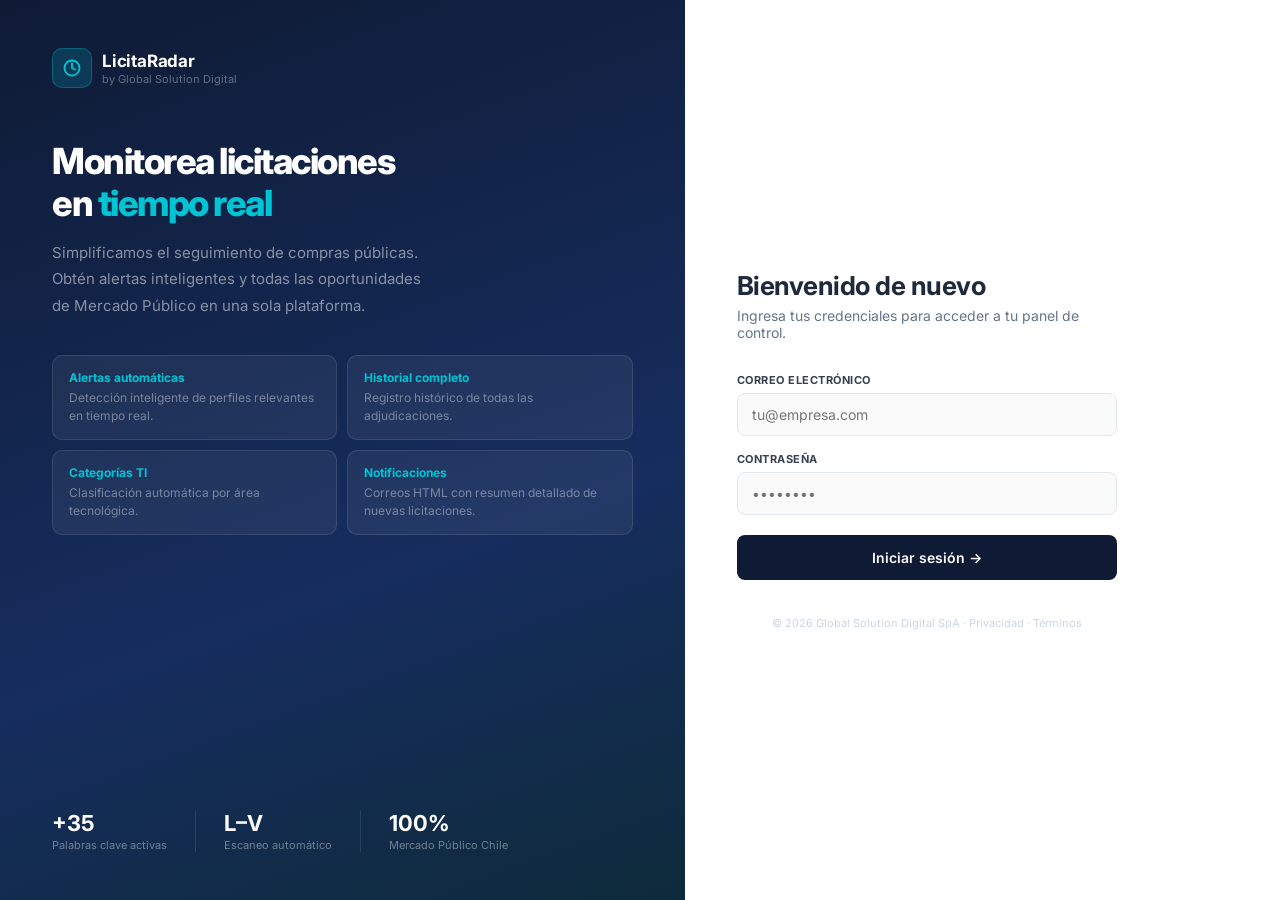
<file: index.html>
<!DOCTYPE html>
<html lang="es">
<head>
  <meta charset="UTF-8">
  <meta name="viewport" content="width=device-width, initial-scale=1.0">
  <title>LicitaRadar — Iniciar sesión</title>
  <link rel="stylesheet" href="/css/style.css">
</head>
<body>

<div class="login-layout">

  <!-- ── Left panel ── -->
  <div class="login-left">
    <div>
      <div class="login-brand">
        <div class="login-brand-icon">
          <svg viewBox="0 0 24 24"><circle cx="12" cy="12" r="10"/><polyline points="12 6 12 12 16 14"/></svg>
        </div>
        <div>
          <div class="login-brand-name">LicitaRadar</div>
          <div class="login-brand-sub">by Global Solution Digital</div>
        </div>
      </div>

      <h1 class="login-headline">
        Monitorea licitaciones<br>en <span>tiempo real</span>
      </h1>
      <p class="login-desc">
        Simplificamos el seguimiento de compras públicas. Obtén alertas inteligentes
        y todas las oportunidades de Mercado Público en una sola plataforma.
      </p>

      <div class="login-feats">
        <div class="login-feat">
          <div class="login-feat-title">Alertas automáticas</div>
          <div class="login-feat-desc">Detección inteligente de perfiles relevantes en tiempo real.</div>
        </div>
        <div class="login-feat">
          <div class="login-feat-title">Historial completo</div>
          <div class="login-feat-desc">Registro histórico de todas las adjudicaciones.</div>
        </div>
        <div class="login-feat">
          <div class="login-feat-title">Categorías TI</div>
          <div class="login-feat-desc">Clasificación automática por área tecnológica.</div>
        </div>
        <div class="login-feat">
          <div class="login-feat-title">Notificaciones</div>
          <div class="login-feat-desc">Correos HTML con resumen detallado de nuevas licitaciones.</div>
        </div>
      </div>
    </div>

    <div class="login-stats">
      <div class="login-stat">
        <div class="login-stat-val">+35</div>
        <div class="login-stat-lbl">Palabras clave activas</div>
      </div>
      <div class="login-stat-div"></div>
      <div class="login-stat">
        <div class="login-stat-val">L–V</div>
        <div class="login-stat-lbl">Escaneo automático</div>
      </div>
      <div class="login-stat-div"></div>
      <div class="login-stat">
        <div class="login-stat-val">100%</div>
        <div class="login-stat-lbl">Mercado Público Chile</div>
      </div>
    </div>
  </div>

  <!-- ── Right panel ── -->
  <div class="login-right">
    <div style="max-width:380px;width:100%;">
      <h2 class="form-heading">Bienvenido de nuevo</h2>
      <p class="form-sub">Ingresa tus credenciales para acceder a tu panel de control.</p>

      <div class="error-msg" id="error-msg">Correo o contraseña incorrectos.</div>

      <form id="login-form" autocomplete="on">
        <label class="form-label" for="email">Correo electrónico</label>
        <input class="form-input" type="email" id="email" name="email"
          placeholder="tu@empresa.com" autocomplete="email" required>

        <label class="form-label" for="password">Contraseña</label>
        <input class="form-input" type="password" id="password" name="password"
          placeholder="••••••••" autocomplete="current-password" required>

        <button class="btn-login" type="submit" id="btn-login">
          Iniciar sesión →
        </button>
      </form>

      <p class="form-footer">© 2026 Global Solution Digital SpA · Privacidad · Términos</p>
    </div>
  </div>

</div>

<script src="/js/app.js"></script>
<script>
  // Redirect if already logged in
  if (getSession()) window.location.href = '/dashboard.html';

  document.getElementById('login-form').addEventListener('submit', async e => {
    e.preventDefault();
    const btn    = document.getElementById('btn-login');
    const errEl  = document.getElementById('error-msg');
    const email  = document.getElementById('email').value.trim();
    const pwd    = document.getElementById('password').value;

    errEl.style.display = 'none';
    btn.disabled = true;
    btn.innerHTML = '<div class="spinner"></div> Verificando…';

    try {
      const r = await api.login({ email, password: pwd });
      if (r.ok) {
        setSession(r.user || email);
        window.location.href = '/dashboard.html';
      } else {
        errEl.textContent = r.error || 'Correo o contraseña incorrectos.';
        errEl.style.display = 'block';
      }
    } catch (err) {
      errEl.textContent = 'Error de conexión. Intenta de nuevo.';
      errEl.style.display = 'block';
    } finally {
      btn.disabled = false;
      btn.innerHTML = 'Iniciar sesión →';
    }
  });
</script>
</body>
</html>
</file>
<file: css/style.css>
/* =====================================================
   LicitaRadar — Global Solution Digital SpA
   Main Stylesheet
   ===================================================== */

@import url('https://fonts.googleapis.com/css2?family=Inter:wght@400;500;600;700;800&display=swap');

/* ── Variables ── */
:root {
  --navy:      #0F1B35;
  --navy-mid:  #162d5e;
  --teal:      #00C4D4;
  --bg:        #F1F5F9;
  --white:     #ffffff;
  --text:      #1E293B;
  --text-mid:  #374151;
  --muted:     #64748B;
  --border:    #E2E8F0;
  --shadow:    0 1px 4px rgba(0,0,0,.06);
  --shadow-md: 0 4px 20px rgba(0,0,0,.08);
  --sidebar-w: 224px;
  --topbar-h:  56px;
  --r:         12px;
  --r-sm:      8px;
}

*, *::before, *::after { box-sizing: border-box; margin: 0; padding: 0; }

body {
  font-family: 'Inter', -apple-system, BlinkMacSystemFont, sans-serif;
  font-size: 14px;
  color: var(--text);
  background: var(--bg);
  -webkit-font-smoothing: antialiased;
}

a { text-decoration: none; color: inherit; }

/* ════════════════════════════════════════
   APP LAYOUT
   ════════════════════════════════════════ */
.app {
  display: flex;
  min-height: 100vh;
}

/* ── Sidebar ── */
.sidebar {
  width: var(--sidebar-w);
  background: var(--navy);
  display: flex;
  flex-direction: column;
  position: fixed;
  top: 0; left: 0; bottom: 0;
  z-index: 100;
}

.sidebar-brand {
  display: flex;
  align-items: center;
  gap: 10px;
  padding: 20px 18px 16px;
  border-bottom: 1px solid rgba(255,255,255,.07);
}

.brand-icon {
  width: 36px; height: 36px;
  background: rgba(0,196,212,.18);
  border: 1px solid rgba(0,196,212,.3);
  border-radius: 9px;
  display: flex; align-items: center; justify-content: center;
  flex-shrink: 0;
}

.brand-icon svg { width: 18px; height: 18px; stroke: var(--teal); fill: none; stroke-width: 2.5; stroke-linecap: round; stroke-linejoin: round; }

.brand-name { font-size: 15px; font-weight: 700; color: #fff; letter-spacing: -.2px; }
.brand-sub  { font-size: 10px; color: rgba(255,255,255,.35); margin-top: 1px; }

/* ── Nav ── */
.nav-section { padding: 16px 10px; flex: 1; }

.nav-label {
  font-size: 10px; font-weight: 600;
  color: rgba(255,255,255,.25);
  text-transform: uppercase; letter-spacing: .8px;
  padding: 0 8px; margin: 8px 0 4px;
}

.nav-link {
  display: flex; align-items: center; gap: 9px;
  padding: 9px 10px;
  border-radius: var(--r-sm);
  color: rgba(255,255,255,.5);
  font-size: 13px; font-weight: 500;
  transition: background .15s, color .15s;
  cursor: pointer; margin-bottom: 2px;
}

.nav-link svg { width: 16px; height: 16px; stroke: currentColor; fill: none; stroke-width: 2; stroke-linecap: round; stroke-linejoin: round; flex-shrink: 0; }
.nav-link:hover { background: rgba(255,255,255,.07); color: rgba(255,255,255,.9); }
.nav-link.active { background: rgba(0,196,212,.13); color: #fff; }
.nav-link.active svg { stroke: var(--teal); }

/* ── Sidebar Bottom ── */
.sidebar-bottom {
  padding: 12px 10px 14px;
  border-top: 1px solid rgba(255,255,255,.07);
}

.status-row {
  display: flex; align-items: center; gap: 7px;
  font-size: 12px; color: rgba(255,255,255,.4);
  padding: 0 8px; margin-bottom: 10px;
}

.status-dot {
  width: 7px; height: 7px;
  background: #22c55e; border-radius: 50%;
  box-shadow: 0 0 6px #22c55e;
  flex-shrink: 0;
}

.btn-scan {
  width: 100%;
  background: transparent;
  border: 1.5px solid var(--teal);
  color: var(--teal);
  border-radius: var(--r-sm);
  padding: 9px 12px;
  font-size: 13px; font-weight: 600;
  cursor: pointer;
  display: flex; align-items: center; justify-content: center; gap: 6px;
  transition: background .15s, color .15s;
  margin-bottom: 12px;
  font-family: inherit;
}

.btn-scan:hover:not(:disabled) { background: var(--teal); color: var(--navy); }
.btn-scan:disabled { opacity: .45; cursor: not-allowed; }
.btn-scan svg { width: 14px; height: 14px; stroke: currentColor; fill: none; stroke-width: 2.5; stroke-linecap: round; stroke-linejoin: round; }

.sidebar-user {
  display: flex; align-items: center; gap: 8px;
  padding: 6px 8px;
}

.user-avatar {
  width: 28px; height: 28px;
  background: rgba(0,196,212,.2);
  border-radius: 50%;
  display: flex; align-items: center; justify-content: center;
  font-size: 11px; font-weight: 700; color: var(--teal);
  flex-shrink: 0;
}

.user-email {
  font-size: 11px; color: rgba(255,255,255,.4);
  flex: 1; overflow: hidden; text-overflow: ellipsis; white-space: nowrap;
}

.btn-logout {
  background: none; border: none;
  color: rgba(255,255,255,.25); cursor: pointer;
  font-size: 11px; padding: 2px 4px;
  transition: color .15s; font-family: inherit;
}
.btn-logout:hover { color: rgba(255,255,255,.7); }

/* ── Main ── */
.main {
  margin-left: var(--sidebar-w);
  flex: 1;
  display: flex;
  flex-direction: column;
  min-height: 100vh;
}

/* ── Topbar ── */
.topbar {
  height: var(--topbar-h);
  background: var(--white);
  border-bottom: 1px solid var(--border);
  display: flex; align-items: center;
  padding: 0 28px; gap: 10px;
  position: sticky; top: 0; z-index: 50;
}

.pill {
  display: inline-flex; align-items: center; gap: 5px;
  padding: 4px 11px;
  border-radius: 20px;
  font-size: 12px; font-weight: 500;
}

.pill-ok  { background: #f0fdf4; color: #16a34a; border: 1px solid #bbf7d0; }
.pill-err { background: #fef2f2; color: #dc2626; border: 1px solid #fecaca; }

.pill-dot { width: 6px; height: 6px; border-radius: 50%; background: currentColor; }

.topbar-right { margin-left: auto; font-size: 12px; color: var(--muted); }

/* ── Content ── */
.content { flex: 1; padding: 28px 32px; }

/* ── Page Header ── */
.page-header {
  display: flex; align-items: flex-start;
  justify-content: space-between;
  margin-bottom: 24px;
}

.page-title { font-size: 22px; font-weight: 700; color: var(--text); letter-spacing: -.3px; }
.page-sub   { font-size: 13px; color: var(--muted); margin-top: 3px; }

/* ════════════════════════════════════════
   STAT CARDS
   ════════════════════════════════════════ */
.stats-grid {
  display: grid;
  grid-template-columns: repeat(4, 1fr);
  gap: 16px;
  margin-bottom: 24px;
}

.stat-card {
  background: var(--white);
  border-radius: var(--r);
  padding: 20px 22px;
  box-shadow: var(--shadow);
  display: flex; align-items: flex-start; gap: 14px;
}

.stat-icon {
  width: 40px; height: 40px;
  border-radius: 10px;
  display: flex; align-items: center; justify-content: center;
  flex-shrink: 0;
}

.stat-icon svg { width: 20px; height: 20px; stroke: currentColor; fill: none; stroke-width: 2; stroke-linecap: round; stroke-linejoin: round; }
.stat-icon.teal  { background: rgba(0,196,212,.12);  color: var(--teal); }
.stat-icon.blue  { background: rgba(59,130,246,.1);  color: #3b82f6; }
.stat-icon.green { background: rgba(34,197,94,.1);   color: #22c55e; }
.stat-icon.amber { background: rgba(245,158,11,.1);  color: #f59e0b; }

.stat-value { font-size: 28px; font-weight: 700; color: var(--text); letter-spacing: -1px; line-height: 1; }
.stat-label { font-size: 12px; color: var(--muted); margin-top: 4px; }

/* ════════════════════════════════════════
   CARD
   ════════════════════════════════════════ */
.card {
  background: var(--white);
  border-radius: var(--r);
  box-shadow: var(--shadow);
  overflow: hidden;
}

.card-header {
  padding: 18px 22px 14px;
  border-bottom: 1px solid var(--border);
  display: flex; align-items: center; justify-content: space-between;
}

.card-title { font-size: 14px; font-weight: 600; color: var(--text); }
.card-body  { padding: 20px 22px; }

/* ════════════════════════════════════════
   BUTTONS
   ════════════════════════════════════════ */
.btn {
  display: inline-flex; align-items: center; gap: 6px;
  padding: 8px 16px;
  border-radius: var(--r-sm);
  font-size: 13px; font-weight: 600;
  cursor: pointer; border: none;
  font-family: inherit;
  transition: all .15s;
  white-space: nowrap;
}

.btn svg { width: 14px; height: 14px; stroke: currentColor; fill: none; stroke-width: 2.5; stroke-linecap: round; stroke-linejoin: round; }

.btn-primary { background: var(--navy); color: #fff; }
.btn-primary:hover { background: var(--navy-mid); }

.btn-outline { background: transparent; border: 1.5px solid var(--border); color: var(--text-mid); }
.btn-outline:hover { border-color: var(--muted); background: var(--bg); }

.btn-teal { background: var(--teal); color: var(--navy); }
.btn-teal:hover { background: #00b0be; }

/* ════════════════════════════════════════
   TABLE
   ════════════════════════════════════════ */
.table-wrap { overflow-x: auto; }

table.tbl { width: 100%; border-collapse: collapse; font-size: 13px; }

table.tbl thead th {
  padding: 10px 14px;
  font-size: 11px; font-weight: 600;
  color: var(--muted); text-transform: uppercase; letter-spacing: .4px;
  border-bottom: 2px solid var(--border);
  text-align: left; white-space: nowrap; background: #fafbfc;
}

table.tbl tbody td {
  padding: 12px 14px;
  border-bottom: 1px solid var(--border);
  color: var(--text); vertical-align: middle;
}

table.tbl tbody tr:last-child td { border-bottom: none; }
table.tbl tbody tr:hover td { background: #fafbfd; }

.tbl-name {
  font-weight: 600; color: var(--navy);
  display: block; max-width: 340px;
  overflow: hidden; text-overflow: ellipsis; white-space: nowrap;
}
.tbl-name:hover { color: var(--teal); }

.tbl-org { color: var(--muted); font-size: 12px; }

/* ════════════════════════════════════════
   BADGES
   ════════════════════════════════════════ */
.badge {
  display: inline-flex; align-items: center;
  padding: 3px 9px;
  border-radius: 20px;
  font-size: 11px; font-weight: 600;
  letter-spacing: .2px; white-space: nowrap;
}

.badge-pub  { background: #f0fdf4; color: #16a34a; border: 1px solid #bbf7d0; }
.badge-cer  { background: #fef2f2; color: #dc2626; border: 1px solid #fecaca; }
.badge-eval { background: #fffbeb; color: #d97706; border: 1px solid #fde68a; }
.badge-adj  { background: #eff6ff; color: #2563eb; border: 1px solid #bfdbfe; }
.badge-def  { background: #f8fafc; color: #64748b; border: 1px solid var(--border); }

/* ════════════════════════════════════════
   PAGINATION
   ════════════════════════════════════════ */
.pagination {
  display: flex; align-items: center; gap: 5px;
  padding: 14px 22px;
  border-top: 1px solid var(--border);
}

.page-info { font-size: 12px; color: var(--muted); margin-right: auto; }

.pg-btn {
  min-width: 32px; height: 32px;
  padding: 0 8px;
  border-radius: 6px;
  border: 1px solid var(--border);
  background: var(--white); cursor: pointer;
  display: flex; align-items: center; justify-content: center;
  font-size: 13px; color: var(--text-mid);
  font-family: inherit; transition: all .15s;
}

.pg-btn:hover:not(:disabled) { border-color: var(--navy); color: var(--navy); }
.pg-btn.active { background: var(--navy); color: #fff; border-color: var(--navy); }
.pg-btn:disabled { opacity: .4; cursor: not-allowed; }

/* ════════════════════════════════════════
   FILTER BAR
   ════════════════════════════════════════ */
.filter-bar {
  display: flex; align-items: center; gap: 10px;
  margin-bottom: 20px; flex-wrap: wrap;
}

.search-wrap { position: relative; flex: 1; min-width: 200px; max-width: 380px; }

.search-icon {
  position: absolute; left: 10px; top: 50%; transform: translateY(-50%);
  width: 15px; height: 15px;
  stroke: var(--muted); fill: none;
  stroke-width: 2; stroke-linecap: round; stroke-linejoin: round;
  pointer-events: none;
}

input.search-input {
  width: 100%;
  padding: 8px 12px 8px 34px;
  border: 1.5px solid var(--border);
  border-radius: var(--r-sm);
  font-size: 13px; color: var(--text);
  background: var(--white); font-family: inherit;
  transition: border-color .15s; outline: none;
}
input.search-input:focus { border-color: var(--navy); }
input.search-input::placeholder { color: #b0bec5; }

select.filter-select {
  padding: 8px 12px;
  border: 1.5px solid var(--border);
  border-radius: var(--r-sm);
  font-size: 13px; color: var(--text);
  background: var(--white); font-family: inherit;
  cursor: pointer; outline: none; transition: border-color .15s;
}
select.filter-select:focus { border-color: var(--navy); }

/* ════════════════════════════════════════
   CATEGORY CARDS
   ════════════════════════════════════════ */
.cat-grid { display: grid; grid-template-columns: repeat(2, 1fr); gap: 16px; margin-bottom: 24px; }

.cat-card { background: var(--white); border-radius: var(--r); padding: 20px 22px; box-shadow: var(--shadow); }

.cat-card-header { display: flex; align-items: flex-start; justify-content: space-between; margin-bottom: 10px; }

.cat-name  { font-size: 14px; font-weight: 600; color: var(--text); }
.cat-count { font-size: 26px; font-weight: 700; color: var(--navy); letter-spacing: -1px; }

.cat-bar { height: 4px; background: var(--bg); border-radius: 4px; margin: 10px 0 12px; overflow: hidden; }
.cat-bar-fill { height: 100%; background: linear-gradient(90deg, var(--teal), #3b82f6); border-radius: 4px; transition: width .5s ease; }

.cat-keywords { display: flex; flex-wrap: wrap; gap: 5px; }
.kw-tag {
  display: inline-flex; padding: 3px 9px;
  background: var(--bg); border: 1px solid var(--border);
  border-radius: 20px; font-size: 11px; color: var(--muted);
}

/* ════════════════════════════════════════
   ALERTS
   ════════════════════════════════════════ */
.alert {
  border-radius: var(--r-sm);
  padding: 12px 16px;
  font-size: 13px; margin-bottom: 16px;
  display: flex; align-items: flex-start; gap: 10px;
}

.alert svg { width: 16px; height: 16px; flex-shrink: 0; margin-top: 1px; stroke: currentColor; fill: none; stroke-width: 2.5; stroke-linecap: round; stroke-linejoin: round; }

.alert-ok   { background: #f0fdf4; color: #15803d; border: 1px solid #bbf7d0; }
.alert-err  { background: #fef2f2; color: #dc2626; border: 1px solid #fecaca; }
.alert-info { background: #eff6ff; color: #1d4ed8; border: 1px solid #bfdbfe; }

/* ════════════════════════════════════════
   EMPTY STATE
   ════════════════════════════════════════ */
.empty { text-align: center; padding: 60px 20px; color: var(--muted); }
.empty-icon  { font-size: 36px; margin-bottom: 12px; }
.empty-title { font-size: 15px; font-weight: 600; color: var(--text); margin-bottom: 4px; }
.empty-sub   { font-size: 13px; }

/* ════════════════════════════════════════
   SPINNER
   ════════════════════════════════════════ */
.spinner {
  width: 18px; height: 18px;
  border: 2px solid var(--border);
  border-top-color: var(--navy);
  border-radius: 50%;
  animation: spin .65s linear infinite;
  display: inline-block; flex-shrink: 0;
}
@keyframes spin { to { transform: rotate(360deg); } }

/* ════════════════════════════════════════
   LOGIN
   ════════════════════════════════════════ */
.login-layout {
  display: grid;
  grid-template-columns: 1.15fr 1fr;
  min-height: 100vh;
}

.login-left {
  background: linear-gradient(160deg, #0F1B35 0%, #162d5e 62%, #0e2a3a 100%);
  padding: 48px 52px;
  display: flex; flex-direction: column; justify-content: space-between;
}

.login-right {
  background: var(--white);
  padding: 0 52px;
  display: flex; flex-direction: column; justify-content: center;
}

.login-brand { display: flex; align-items: center; gap: 10px; margin-bottom: 52px; }
.login-brand-icon {
  width: 40px; height: 40px;
  background: rgba(0,196,212,.18); border: 1px solid rgba(0,196,212,.3);
  border-radius: 10px; display: flex; align-items: center; justify-content: center; flex-shrink: 0;
}
.login-brand-icon svg { width: 18px; height: 18px; stroke: var(--teal); fill: none; stroke-width: 2.5; stroke-linecap: round; stroke-linejoin: round; }
.login-brand-name { font-size: 17px; font-weight: 700; color: #fff; letter-spacing: -.2px; }
.login-brand-sub  { font-size: 11px; color: rgba(255,255,255,.35); margin-top: 1px; }

.login-headline { font-size: 36px; font-weight: 800; color: #fff; line-height: 1.17; letter-spacing: -1.5px; margin-bottom: 16px; }
.login-headline span { color: var(--teal); }
.login-desc { font-size: 15px; color: rgba(255,255,255,.5); line-height: 1.75; max-width: 380px; margin-bottom: 36px; }

.login-feats { display: grid; grid-template-columns: 1fr 1fr; gap: 10px; }
.login-feat { background: rgba(255,255,255,.06); border: 1px solid rgba(255,255,255,.1); border-radius: 10px; padding: 14px 16px; }
.login-feat-title { font-size: 12px; font-weight: 700; color: var(--teal); margin-bottom: 4px; }
.login-feat-desc  { font-size: 12px; color: rgba(255,255,255,.4); line-height: 1.5; }

.login-stats { display: flex; gap: 28px; padding-top: 36px; }
.login-stat  { }
.login-stat-val { font-size: 22px; font-weight: 700; color: #fff; }
.login-stat-lbl { font-size: 11px; color: rgba(255,255,255,.4); margin-top: 2px; }
.login-stat-div { width: 1px; background: rgba(255,255,255,.1); }

.form-heading { font-size: 26px; font-weight: 700; color: var(--text); letter-spacing: -.5px; margin-bottom: 6px; }
.form-sub     { font-size: 14px; color: var(--muted); margin-bottom: 32px; }

label.form-label {
  display: block; font-size: 11px; font-weight: 700;
  color: var(--text-mid); text-transform: uppercase;
  letter-spacing: .5px; margin-bottom: 6px;
}

input.form-input {
  width: 100%; padding: 12px 14px;
  border: 1.5px solid var(--border);
  border-radius: var(--r-sm);
  font-size: 14px; color: var(--text);
  background: #FAFAFA; font-family: inherit;
  outline: none; transition: border-color .2s, box-shadow .2s;
  margin-bottom: 16px;
}
input.form-input:focus { border-color: var(--navy); background: #fff; box-shadow: 0 0 0 3px rgba(15,27,53,.07); }

.btn-login {
  width: 100%; background: var(--navy); color: #fff;
  border: none; border-radius: var(--r-sm);
  padding: 14px; font-size: 14px; font-weight: 600;
  cursor: pointer; font-family: inherit;
  transition: background .2s; margin-top: 4px;
  display: flex; align-items: center; justify-content: center; gap: 8px;
}
.btn-login:hover:not(:disabled) { background: var(--navy-mid); }
.btn-login:disabled { opacity: .6; cursor: not-allowed; }

.form-footer { text-align: center; font-size: 11px; color: #CBD5E1; margin-top: 36px; }

.error-msg {
  background: #fef2f2; border: 1px solid #fecaca;
  color: #dc2626; font-size: 13px;
  border-radius: var(--r-sm); padding: 10px 14px;
  margin-bottom: 14px; display: none;
}

/* ════════════════════════════════════════
   DASHBOARD ROWS
   ════════════════════════════════════════ */
.two-col { display: grid; grid-template-columns: 1fr 380px; gap: 16px; }

/* ════════════════════════════════════════
   HAMBURGER BUTTON (visible solo en móvil)
   ════════════════════════════════════════ */
.hamburger {
  display: none;
  align-items: center; justify-content: center;
  width: 36px; height: 36px;
  background: none; border: none; cursor: pointer;
  color: var(--text-mid); border-radius: var(--r-sm);
  transition: background .15s; flex-shrink: 0;
  margin-right: 8px;
}
.hamburger:hover { background: var(--bg); }
.hamburger svg { width: 20px; height: 20px; stroke: currentColor; fill: none; stroke-width: 2.2; stroke-linecap: round; }

/* ════════════════════════════════════════
   SIDEBAR OVERLAY (móvil)
   ════════════════════════════════════════ */
.sidebar-overlay {
  display: none;
  position: fixed; inset: 0;
  background: rgba(0,0,0,.45);
  z-index: 99;
  opacity: 0;
  transition: opacity .25s;
}
.sidebar-overlay.open { display: block; opacity: 1; }

/* ════════════════════════════════════════
   RESPONSIVE — TABLET (≤ 1024px)
   ════════════════════════════════════════ */
@media (max-width: 1024px) {
  :root { --sidebar-w: 210px; }
  .content { padding: 20px 20px; }
  .stats-grid { grid-template-columns: repeat(2, 1fr); }
  .two-col    { grid-template-columns: 1fr; }
  .cat-grid   { grid-template-columns: 1fr; }
  .tbl-name   { max-width: 220px; }
}

/* ════════════════════════════════════════
   RESPONSIVE — MÓVIL (≤ 768px)
   ════════════════════════════════════════ */
@media (max-width: 768px) {
  /* Mostrar hamburguesa */
  .hamburger { display: flex; }

  /* Sidebar se desliza */
  .sidebar {
    transform: translateX(-100%);
    transition: transform .25s ease;
    z-index: 100;
  }
  .sidebar.open { transform: translateX(0); }

  /* Main ocupa todo el ancho */
  .main { margin-left: 0; }

  /* Topbar */
  .topbar { padding: 0 14px; gap: 6px; }
  .pill   { display: none; }          /* ocultar pills de estado en móvil */

  /* Contenido */
  .content { padding: 14px 14px; }

  /* Grids */
  .stats-grid { grid-template-columns: 1fr 1fr; gap: 10px; margin-bottom: 14px; }
  .two-col    { grid-template-columns: 1fr; gap: 12px; }
  .cat-grid   { grid-template-columns: 1fr; gap: 12px; }

  /* Page header: apilar botón debajo del título */
  .page-header { flex-direction: column; gap: 12px; align-items: flex-start; margin-bottom: 16px; }
  .page-header > .btn,
  .page-header > button { width: 100%; justify-content: center; }

  /* Barra de filtros: apilar */
  .filter-bar { flex-direction: column; gap: 8px; }
  .search-wrap { max-width: 100%; }
  select.filter-select { width: 100%; }

  /* Tabla: scroll horizontal */
  .table-wrap { overflow-x: auto; -webkit-overflow-scrolling: touch; }
  .tbl-name   { max-width: 160px; }

  /* Paginación compacta */
  .pagination { padding: 10px 14px; flex-wrap: wrap; gap: 4px; }
  .page-info  { width: 100%; margin-bottom: 4px; }

  /* Login */
  .login-layout { grid-template-columns: 1fr; }
  .login-left   { display: none; }
  .login-right  { padding: 40px 24px; min-height: 100vh; }

  /* Cards en configuración */
  .form-row { grid-template-columns: 1fr !important; }
}

/* ════════════════════════════════════════
   RESPONSIVE — MÓVIL PEQUEÑO (≤ 480px)
   ════════════════════════════════════════ */
@media (max-width: 480px) {
  .stats-grid  { grid-template-columns: 1fr 1fr; gap: 8px; }
  .stat-card   { padding: 14px 12px; gap: 10px; }
  .stat-icon   { width: 34px; height: 34px; }
  .stat-value  { font-size: 22px; }
  .stat-label  { font-size: 11px; }

  .page-title  { font-size: 18px; }
  .card-header { padding: 14px 14px 10px; flex-wrap: wrap; gap: 8px; }
  .card-body   { padding: 14px 14px; }

  .form-heading { font-size: 22px; }
  .login-right  { padding: 32px 20px; }

  /* Topbar: ocultar hora */
  #last-updated { display: none; }
}
</file>
